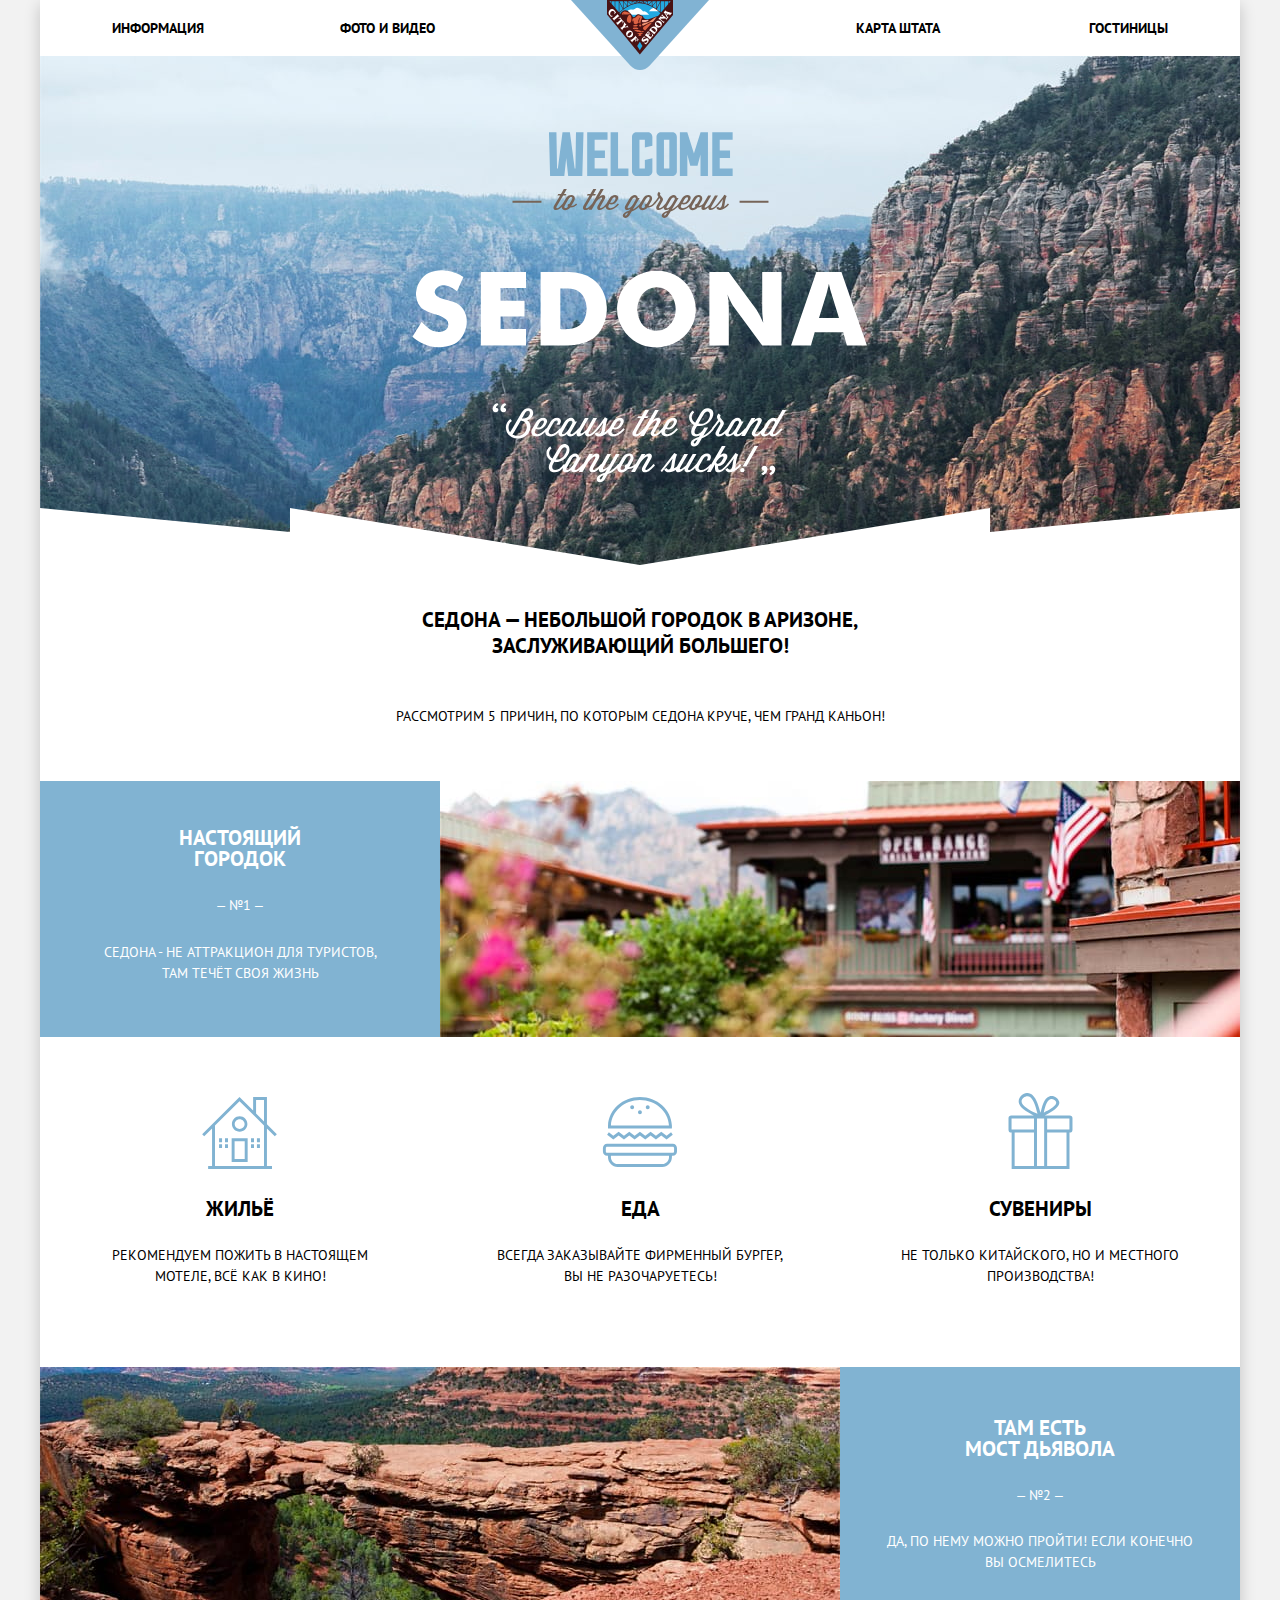
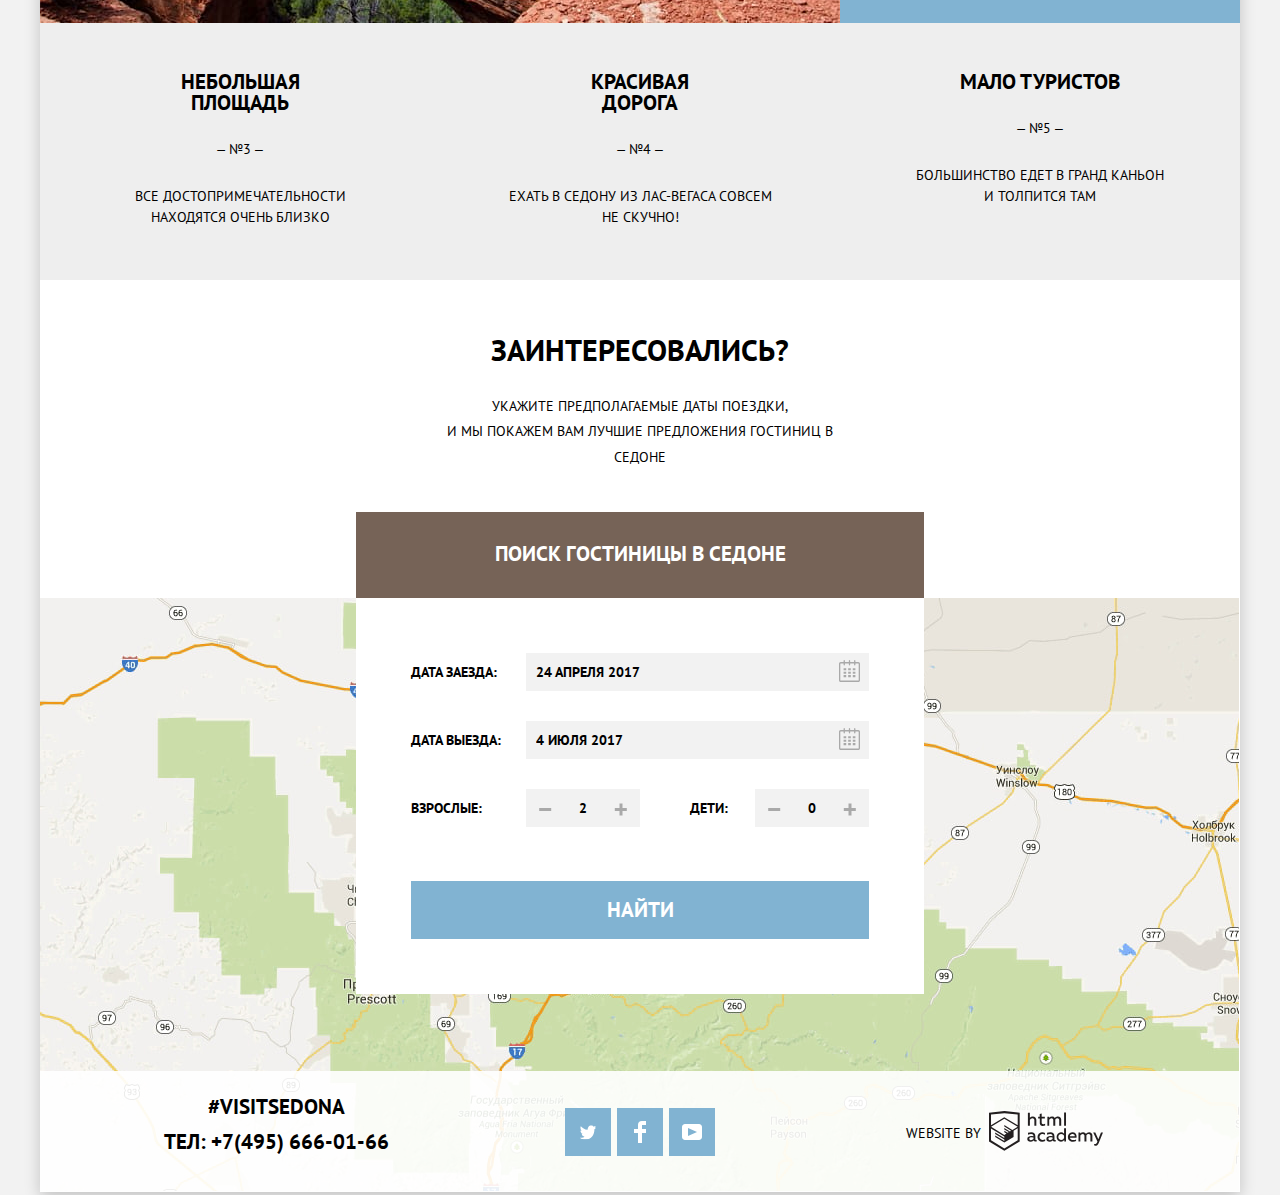
<file: index.html>
<!DOCTYPE html>
<html lang="ru">
    <head>
        <meta charset="utf-8">
        <title>Седона - городок в Аризоне</title>
        <link href="https://fonts.googleapis.com/css2?family=PT+Sans:wght@400;700&display=swap" rel="stylesheet">
        <link rel="stylesheet" type="text/css" href="css/normalize.min.css">
        <link rel="stylesheet" type="text/css" href="css/style.min.css">
    </head>
    <body>
        <div class="width-wrapper">
            <header>
                <nav class="main-nav">
                    <a class="main-nav__logo-link">
                        <svg class="main-nav__logo logo" width="138" height="70" aria-label="City of Sedona logo">
                            <use xlink:href="img/sprite.svg#logo"></use>
                        </svg>
                    </a>
                    <ul class="main-nav__menu">
                        <li class="main-nav__menu-item">
                            <a class="main-nav__menu-link" href="#">Информация</a>
                        </li>
                        <li class="main-nav__menu-item">
                            <a class="main-nav__menu-link" href="#">Фото и видео</a>
                        </li>
                        <li class="main-nav__menu-item">
                            <a class="main-nav__menu-link" href="#">Карта штата</a>
                        </li>
                        <li class="main-nav__menu-item">
                            <a class="main-nav__menu-link" href="hotels.html">Гостиницы</a>
                        </li>
                    </ul>
                </nav>
            </header>

            <main class="main-page-main">
                <section class="slogan">
                    <h1 class="slogan__header">Седона — небольшой городок в Аризоне, заслуживающий большего!</h1>
                    <div class="slogan-text">
                        <svg class="slogan-text__item">
                            <use xlink:href="img/sprite.svg#welcome_text-1" width="188" height="45" aria-label="Welcome"></use>
                        </svg>
                        <svg class="slogan-text__item">
                            <use xlink:href="img/sprite.svg#welcome_text-2" width="265" height="29" aria-label="to the gorgeous"></use>
                        </svg>
                        <svg class="slogan-text__item">
                            <use xlink:href="img/sprite.svg#welcome_text-3" width="456" height="213"></use>
                        </svg>
                        <h2 class="visuallyhidden">Sedona <br> "Because the Grand Canyon sucks!"</h2>
                        <svg class="slogan__bottom-shape">
                            <use xlink:href="img/sprite.svg#welcome-bottom_shape" width="1200" height="57"></use>
                        </svg>
                    </div>
                </section>
                <section class="features">
                    <h2 class="visuallyhidden">Преимущества</h2>
                    <p class="features-heading">Рассмотрим 5 причин, по которым Седона круче, чем Гранд Каньон!</p>
                    <ul class="features-list">
                        <li class="features-list__item features-list__item--special">
                            <div class="features-list__item-text">
                                <h3 class="features-list__title">Настоящий городок</h3>
                                <span class="features-list__number">&#8210; №1 &#8210;</span>
                                <p class="features-list__desc">Седона - не аттракцион для туристов, там течёт своя жизнь</p>
                            </div>
                            <picture class="features-list__img" >
                                <img class="features-list__img-file" src="img/feature-1.jpg" width="800" height="256" alt="Фото вида на домики городка">
                            </picture>
                            <ul class="features-list__sub-list">
                                <li class="features-list__sub-item">
                                    <svg class="features-list__svg">
                                        <use xlink:href="img/sprite.svg#house" width="75" height="72"></use>
                                    </svg>
                                    <h4 class="features-list__title">Жильё</h4>
                                    <p class="features-list__desc">Рекомендуем пожить в&nbsp;настоящем мотеле, всё&nbsp;как&nbsp;в&nbsp;кино!</p>
                                </li>
                                <li class="features-list__sub-item">
                                    <svg class="features-list__svg">
                                        <use xlink:href="img/sprite.svg#food" width="75" height="70"></use>
                                    </svg>
                                    <h4 class="features-list__title">Еда</h4>
                                    <p class="features-list__desc">Всегда заказывайте фирменный бургер, вы&nbsp;не&nbsp;разочаруетесь!</p>
                                </li>
                                <li class="features-list__sub-item">
                                    <svg class="features-list__svg">
                                        <use xlink:href="img/sprite.svg#souvenir" width="77" height="77"></use>
                                    </svg>
                                    <h4 class="features-list__title">Сувениры</h4>
                                    <p class="features-list__desc">Не&nbsp;только китайского, но&nbsp;и&nbsp;местного производства!</p>
                                </li>
                            </ul>
                        </li>
                        <li class="features-list__item features-list__item--special">
                            <div class="features-list__item-text">
                                <h3 class="features-list__title">Там есть Мост&nbsp;дьявола</h3>
                                <span class="features-list__number">&#8210; №2 &#8210;</span>
                                <p class="features-list__desc">Да, по&nbsp;нему можно пройти! Если конечно вы&nbsp;осмелитесь</p>
                            </div>
                            <picture class="features-list__img" >
                                <img class="features-list__img-file" src="img/feature-2.jpg" width="800" height="256" alt="Фото места каньона, которое называется Мостом Дьявола">
                            </picture>
                        </li>
                        <li class="features-list__item features-list__item-text">
                            <h3 class="features-list__title">Небольшая площадь</h3>
                            <span class="features-list__number">&#8210; №3 &#8210;</span>
                            <p class="features-list__desc">Все достопримечательности находятся очень близко</p>
                        </li>
                        <li class="features-list__item features-list__item-text">
                            <h3 class="features-list__title">Красивая дорога</h3>
                            <span class="features-list__number">&#8210; №4 &#8210;</span>
                            <p class="features-list__desc">Ехать в&nbsp;Седону из&nbsp;Лас-вегаса совсем не&nbsp;скучно!</p>
                        </li>
                        <li class="features-list__item features-list__item-text">
                            <h3 class="features-list__title">Мало туристов</h3>
                            <span class="features-list__number">&#8210; №5 &#8210;</span>
                            <p class="features-list__desc">Большинство едет в&nbsp;гранд каньон и&nbsp;толпится там</p>
                        </li>
                    </ul>
                </section>
                <section class="hotel-search">
                    <div class="hotel-search__wrapper">
                        <h2 class="visuallyhidden">Поиск гостинницы</h2>
                        <span class="hotel-search__heading">Заинтересовались?</span>
                        <p class="hotel-search__desc">Укажите предполагаемые даты поездки, и&nbsp;мы&nbsp;покажем&nbsp;вам&nbsp;лучшие предложения гостиниц в Седоне</p>
                    </div>
                    <div class="hotel-search__form-wrapper">
                        <button class="hotel-search__button accent-color-button" type="button">Поиск гостиницы в Седоне</button>
                        <form class="hotel-search__form" action="https://echo.htmlacademy.ru/courses" method="get">
                            <!-- Adding class "hotel-search__form--hidden" to this form in JS hides the form-->
                            <fieldset class="hotel-search__date-inputs hotel-search__fieldset">
                                <legend class="visuallyhidden">Даты:</legend>
                                <p class="hotel-search__input-item hotel-search__input-item--big">
                                    <label class="hotel-search__label" for="arrival_date">Дата заезда:</label>
                                    <input class="hotel-search__input" id="arrival_date" name="arrival_date" type="text" placeholder="24 апреля 2017" required>
                                    <button class="hotel-search__date-button" type="button">
                                        <svg class="hotel-search__date-svg" width="21" height="23">
                                            <use xlink:href="img/sprite.svg#calendar"></use>
                                        </svg>
                                    </button>
                                </p>
                                <p class="hotel-search__input-item hotel-search__input-item--big">
                                    <label class="hotel-search__label" for="departure_date">Дата выезда:</label>
                                    <input class="hotel-search__input" id="departure_date" name="departure_date" type="text" placeholder="4 июля 2017" required>
                                    <button class="hotel-search__date-button" type="button">
                                        <svg class="hotel-search__date-svg" width="21" height="23">
                                            <use xlink:href="img/sprite.svg#calendar"></use>
                                        </svg>
                                    </button>
                                </p>
                            </fieldset>
                            <fieldset class="hotel-search__number-inputs hotel-search__fieldset">
                                <legend class="visuallyhidden">Количество гостей:</legend>
                                    <div class="hotel-search__number-items-container">
                                        <div class="hotel-search__input-item hotel-search__input-item--small">
                                            <label class="hotel-search__label" for="adults">Взрослые:</label>
                                            <div class="hotel-search__buttons-input-container">
                                                <button class="hotel-search__input-button hotel-search__input-button--minus" type="button">
                                                    <span class="visuallyhidden">-</span>
                                                </button>
                                                <input class="hotel-search__input" id="adults" type="number" min="1" name="adults" placeholder="2" required>
                                                <button class="hotel-search__input-button hotel-search__input-button--plus" type="button">
                                                    <span class="visuallyhidden">+</span>
                                                </button>
                                            </div>
                                        </div>
                                        <div class="hotel-search__input-item hotel-search__input-item--small">
                                            <label class="hotel-search__label" for="children">Дети:</label>
                                            <div class="hotel-search__buttons-input-container">
                                                <button class="hotel-search__input-button hotel-search__input-button--minus" type="button">
                                                    <span class="visuallyhidden">-</span>
                                                </button>
                                                <input class="hotel-search__input" id="children" type="number" min="0" name="children" placeholder="0">
                                                <button class="hotel-search__input-button hotel-search__input-button--plus" type="button">
                                                    <span class="visuallyhidden">+</span>
                                                </button>
                                            </div>
                                        </div>
                                    </div>
                            </fieldset>
                            <button class="hotel-search__form-button main-color-button" type="submit">Найти</button>
                        </form>
                    </div>
                </section>
                <section class="map">
                    <h2 class="visuallyhidden">Карта</h2>
                    <iframe src="https://www.google.com/maps/embed?pb=!1m18!1m12!1m3!1d551751.6374386121!2d-112.2278368829894!3d34.94094077530317!2m3!1f0!2f0!3f0!3m2!1i1024!2i768!4f13.1!3m3!1m2!1s0x872da132f942b00d%3A0x5548c523fa6c8efd!2z0KHQtdC00L7QvdCwLCDQkNGA0ZbQt9C-0L3QsCA4NjMzNiwg0KHQv9C-0LvRg9GH0LXQvdGWINCo0YLQsNGC0Lgg0JDQvNC10YDQuNC60Lg!5e0!3m2!1suk!2sua!4v1594335173641!5m2!1suk!2sua" width="1200" height="594" allowfullscreen="" aria-hidden="false" tabindex="0"></iframe>
                    <img class="map-img" src="img/map.jpg" width="1199" height="594" alt="Карта с маркером на городе Седона">
                </section>
            </main>
            <footer class="main-footer">
                <p class="footer-contacts">
                    <span class="footer-contacts__text">#visitsedona</span>
                    <span class="footer-contacts__tel">тел:
                        <a class="footer-contacts__tel-link" href="tel:+74956660166">+7(495) 666-01-66</a>
                    </span>
                </p>
                <ul class="socials-list">
                    <li class="socials-list__item">
                        <a class="socials-list__item-link main-color-button" href="#">
                            <span class="visuallyhidden">Наша страница в Твиттер</span>
                            <svg class="socials-list__item-svg" width="17" height="15">
                                <use xlink:href="img/sprite.svg#twitter"></use>
                            </svg>
                        </a>
                    </li>
                    <li class="socials-list__item">
                        <a class="socials-list__item-link main-color-button" href="#">
                            <span class="visuallyhidden">Наша страница в Фейсбук</span>
                            <svg class="socials-list__item-svg" width="12" height="22">
                                <use xlink:href="img/sprite.svg#fb"></use>
                            </svg>
                        </a>
                    </li>
                    <li class="socials-list__item">
                        <a class="socials-list__item-link main-color-button" href="#">
                            <span class="visuallyhidden">Наша страница в Ютуб</span>
                            <svg class="socials-list__item-svg" width="20" height="16">
                                <use xlink:href="img/sprite.svg#youtube"></use>
                            </svg>
                        </a>
                    </li>
                </ul>
                <div class="footer-copyright">
                    <span class="footer-copyright__text">Website by</span>
                    <a class="footer-copyrightlink" href="https://htmlacademy.ru/intensive/htmlcss">
                        <svg class="footer-copyright__svg" width="114" height="40">
                            <use xlink:href="img/sprite.svg#copyright_logo"></use>
                        </svg>
                    </a>
                </div>
            </footer>
        </div>
        <script src="js/script.min.js"></script>
    </body>
</html>
</file>
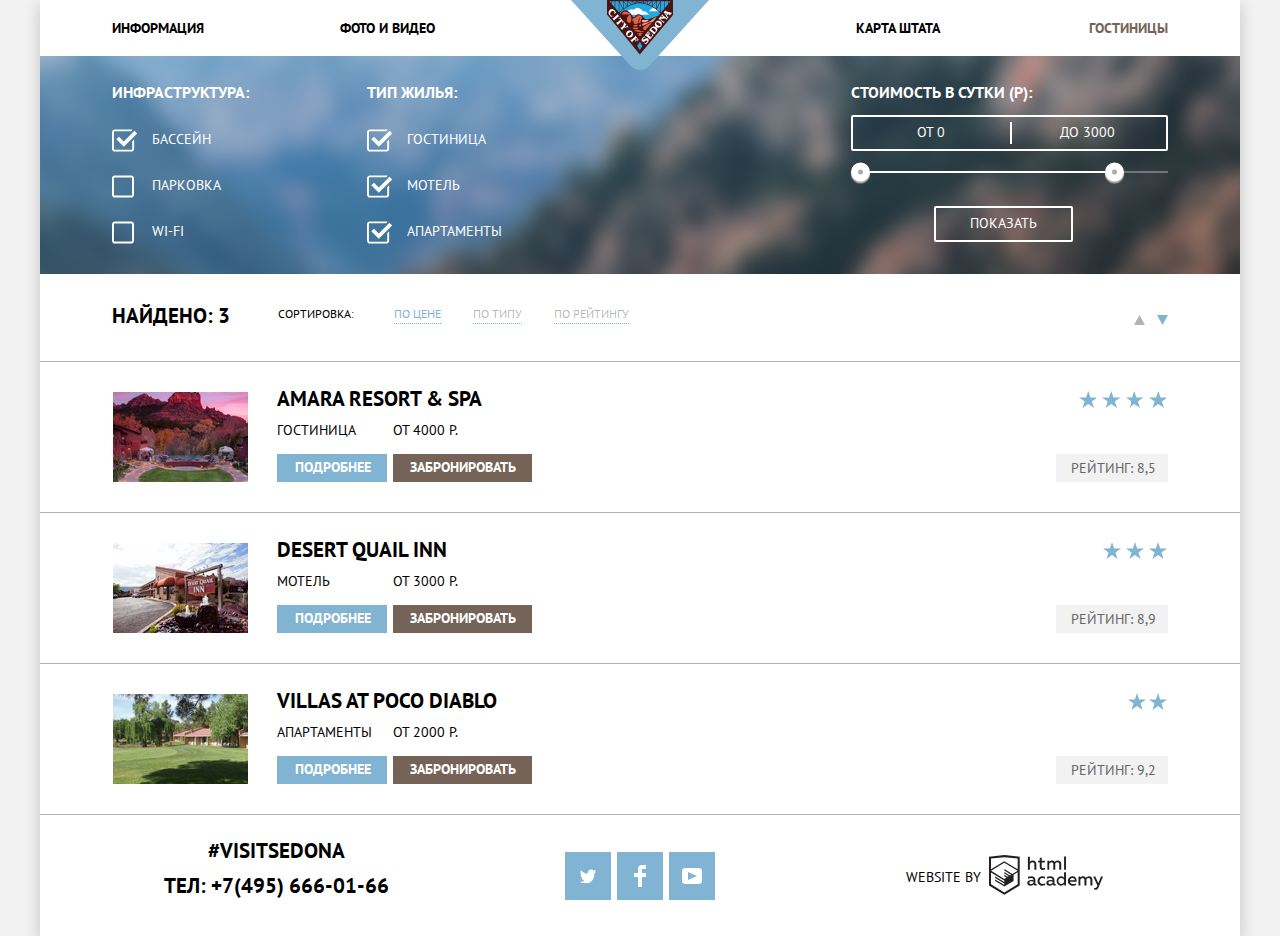
<file: hotels.html>
<!DOCTYPE html>
<html lang="ru">
    <head>
        <meta charset="utf-8">
        <title>Седона - городок в Аризоне</title>
        <link href="https://fonts.googleapis.com/css2?family=PT+Sans:wght@400;700&display=swap" rel="stylesheet">
        <link rel="stylesheet" type="text/css" href="css/normalize.min.css">
        <link rel="stylesheet" type="text/css" href="css/style.min.css">
    </head>
    <body>
        <div class="width-wrapper">
            <header>
                <nav class="main-nav">
                    <a href="index.html" class="main-nav__logo-link">
                        <svg class="main-nav__logo logo" width="138" height="70" aria-label="City of Sedona logo">
                            <use xlink:href="img/sprite.svg#logo"></use>
                        </svg>
                    </a>
                    <ul class="main-nav__menu">
                        <li class="main-nav__menu-item">
                            <a class="main-nav__menu-link" href="#">Информация</a>
                        </li>
                        <li class="main-nav__menu-item">
                            <a class="main-nav__menu-link" href="#">Фото и видео</a>
                        </li>
                        <li class="main-nav__menu-item">
                            <a class="main-nav__menu-link" href="#">Карта штата</a>
                        </li>
                        <li class="main-nav__menu-item">
                            <a class="main-nav__menu-link main-nav__menu-link--current" href="#">Гостиницы</a>
                        </li>
                    </ul>
                </nav>
            </header>

            <main>
                <h1 class="visuallyhidden">Поиск гостиницы</h1>
                <section class="filters">
                    <h2 class="visuallyhidden">Фильтры</h2>
                    <form class="filters-wrapper" action="https://echo.htmlacademy.ru/courses" method="get">
                        <fieldset class="filters-group filters__fieldset">
                            <legend class="filters-group__legend">Инфраструктура:</legend>
                            <p class="filters-group__item">
                                <input class="filters-group__input visuallyhidden" id="pool-id" type="checkbox" name="pool" checked>
                                <label class="filters-group__label" for="pool-id">Бассейн</label>
                            </p>
                            <p class="filters-group__item">
                                <input class="filters-group__input visuallyhidden" id="parking-id" type="checkbox" name="parking">
                                <label class="filters-group__label" for="parking-id">Парковка</label>
                            </p>
                            <p class="filters-group__item">
                                <input class="filters-group__input visuallyhidden" id="wifi-id" type="checkbox" name="wifi">
                                <label class="filters-group__label" for="wifi-id">Wi-Fi</label>
                            </p>
                        </fieldset>
                        <fieldset class="filters-group filters__fieldset">
                            <legend class="filters-group__legend">Тип жилья:</legend>
                            <p class="filters-group__item">
                                <input class="filters-group__input visuallyhidden" id="hotel-id" type="checkbox" name="hotel" checked>
                                <label class="filters-group__label" for="hotel-id">Гостиница</label>
                            </p>
                            <p class="filters-group__item">
                                <input class="filters-group__input visuallyhidden" id="motel-id" type="checkbox" name="motel" checked>
                                <label class="filters-group__label" for="motel-id">Мотель</label>
                            </p>
                            <p class="filters-group__item">
                                <input class="filters-group__input visuallyhidden" id="apartments-id" type="checkbox" name="apartments" checked>
                                <label class="filters-group__label" for="apartments-id">Апартаменты</label>
                            </p>
                        </fieldset>
                        <div class="filters-group__price-button-container"> 
                            <fieldset class="filters-group__price filters__fieldset">
                                <legend class="filters-group__legend">Стоимость в сутки (р):</legend>
                                <p class="filters-group__min-max">
                                    <span class="filters-group__min">От <output name="min-price">0</output></span>
                                    <span class="filters-group__max">До <output name="min-price">3000</output></span>
                                </p>
                                <div class="price-controls">
                                    <div class="price-controls__scale">
                                        <div class="price-controls__bar"></div>
                                    </div>
                                    <button class="price-controls__toggle toggle-min" type="button" aria-label="Кнопка ползунка регулирующая минимальную цену">
                                        <span class="visuallyhidden">Цена от</span>
                                    </button>
                                    <button class="price-controls__toggle toggle-max" type="button" aria-label="Кнопка ползунка регулирующая максимальную цену">
                                        <span class="visuallyhidden">Цена до</span>
                                    </button>
                                </div>
                            </fieldset>
                            <button class="filters__button" type="submit">Показать</button>
                        </div>
                    </form>
                </section>
                <section class="sorting">
                    <h2 class="sorting-heading">Сортировка:</h2>
                    <span class="sorting-quantity">Найдено: 3</span>
                    <ul class="sort-list">
                        <li class="sort-list__item">
                            <a class="sort-list__link sort-list__link--active" href="#">По цене</a>
                        </li>
                        <li class="sort-list__item">
                            <a class="sort-list__link" href="#">По типу</a>
                        </li>
                        <li class="sort-list__item">
                            <a class="sort-list__link" href="#">По рейтингу</a>
                        </li>
                    </ul>
                    <ul class="range-list">
                        <li class="range-list__item">
                            <a class="range-list__link" href="#" aria-label="От меньшего к большему">
                                <svg class="range-list__arrow" width="11" height="10">
                                    <use xlink:href="img/sprite.svg#icon-up-dir"></use>
                                </svg>
                            </a>
                        </li>
                        <li class="range-list__item">
                            <a class="range-list__link range-list__link--active" href="#" aria-label="От большего к меньшему">
                                <svg class="range-list__arrow" width="11" height="10">
                                    <use xlink:href="img/sprite.svg#icon-down-dir"></use>
                                </svg>
                            </a>
                        </li>
                    </ul>
                </section>
                <section class="hotels">
                    <h2 class="visuallyhidden">Список отелей</h2>
                    <ul class="hotels-list">
                        <li class="hotels-list__item">
                            <a class="hotels-list__img-link" href="#">
                                <img class="hotels-list__img" src="img/hotel-photo-1.jpg" width="135" height="90" alt="Фотография отеля Amara Resort & Spa">
                            </a>
                            <div class="hotels-list__item-description-container">
                                <a class="hotels-list__item-name-link" href="#">
                                    <h3 class="hotels-list__item-name">Amara Resort & Spa</h3>
                                </a>
                                <span class="hotels-list__item-description">Гостиница</span>
                                <span class="hotels-list__item-price">от 4000 р.</span>
                                <a class="hotels-list__item-link main-color-button" href="#">Подробнее</a>
                                <a class="hotels-list__item-button accent-color-button" href="#">Забронировать</a>
                            </div>
                            <div class="hotels-list__item-sidebar">
                                <div class="hotels-list__stars hotels-list__stars-4">
                                    <span class="visuallyhidden">4 звезды</span>
                                </div>
                                <span class="hotels-list__item-rating">Рейтинг: 8,5</span>
                            </div>
                        </li>
                        <li class="hotels-list__item">
                            <a class="hotels-list__img-link" href="#">
                                <img class="hotels-list__img" src="img/hotel-photo-2.jpg" width="135" height="90" alt="Фотография отеля Desert Quail Inn">
                            </a>
                            <div class="hotels-list__item-description-container">
                                <a class="hotels-list__item-name-link" href="#">
                                    <h3 class="hotels-list__item-name">Desert Quail Inn</h3>
                                </a>
                                <span class="hotels-list__item-description">Мотель</span>
                                <span class="hotels-list__item-price">от 3000 р.</span>
                                <a class="hotels-list__item-link main-color-button" href="#">Подробнее</a>
                                <a class="hotels-list__item-button accent-color-button" href="#">Забронировать</a>
                            </div>
                            <div class="hotels-list__item-sidebar">
                                <div class="hotels-list__stars hotels-list__stars-3">
                                    <span class="visuallyhidden">3 звезды</span>
                                </div>
                                <span class="hotels-list__item-rating">Рейтинг: 8,9</span>
                            </div>
                        </li>
                        <li class="hotels-list__item">
                            <a class="hotels-list__img-link" href="#">
                                <img class="hotels-list__img" src="img/hotel-photo-3.jpg" width="135" height="90" alt="Фотография отеля Villas at Poco Diablo">
                            </a>
                            <div class="hotels-list__item-description-container">
                                <a class="hotels-list__item-name-link" href="#">
                                    <h3 class="hotels-list__item-name">Villas at Poco Diablo</h3>
                                </a>
                                <span class="hotels-list__item-description">Апартаменты</span>
                                <span class="hotels-list__item-price">от 2000 р.</span>
                                <a class="hotels-list__item-link main-color-button" href="#">Подробнее</a>
                                <a class="hotels-list__item-button accent-color-button" href="#">Забронировать</a>
                            </div>
                            <div class="hotels-list__item-sidebar">
                                <div class="hotels-list__stars hotels-list__stars-2">
                                    <span class="visuallyhidden">2 звезды</span>
                                </div>
                                <span class="hotels-list__item-rating">Рейтинг: 9,2</span>
                            </div>
                        </li>
                    </ul>

                </section>
            </main>
            <footer class="main-footer">
                <p class="footer-contacts">
                    <span class="footer-contacts__text">#visitsedona</span>
                    <span class="footer-contacts__tel">тел:
                        <a class="footer-contacts__tel-link" href="tel:+74956660166">+7(495) 666-01-66</a>
                    </span>
                </p>
                <ul class="socials-list">
                    <li class="socials-list__item">
                        <a class="socials-list__item-link main-color-button" href="#">
                            <span class="visuallyhidden">Наша страница в Твиттер</span>
                            <svg class="socials-list__item-svg" width="17" height="15">
                                <use xlink:href="img/sprite.svg#twitter"></use>
                            </svg>
                        </a>
                    </li>
                    <li class="socials-list__item">
                        <a class="socials-list__item-link main-color-button" href="#">
                            <span class="visuallyhidden">Наша страница в Фейсбук</span>
                            <svg class="socials-list__item-svg" width="12" height="22">
                                <use xlink:href="img/sprite.svg#fb"></use>
                            </svg>
                        </a>
                    </li>
                    <li class="socials-list__item">
                        <a class="socials-list__item-link main-color-button" href="#">
                            <span class="visuallyhidden">Наша страница в Ютуб</span>
                            <svg class="socials-list__item-svg" width="20" height="16">
                                <use xlink:href="img/sprite.svg#youtube"></use>
                            </svg>
                        </a>
                    </li>
                </ul>
                <div class="footer-copyright">
                    <span class="footer-copyright__text">Website by</span>
                    <a class="footer-copyrightlink" href="https://htmlacademy.ru/intensive/htmlcss">
                        <svg class="footer-copyright__svg" width="114" height="40">
                            <use xlink:href="img/sprite.svg#copyright_logo"></use>
                        </svg>
                    </a>
                </div>
            </footer>
        </div>
    </body>
</html>
</file>
<file: css/style.min.css>
@-webkit-keyframes down{0%{transform:translateY(-100%)}to{transform:translateY(0)}}@keyframes down{0%{transform:translateY(-100%)}to{transform:translateY(0)}}@-webkit-keyframes up{0%{transform:translateY(0)}to{transform:translateY(-100%);display:none}}@keyframes up{0%{transform:translateY(0)}to{transform:translateY(-100%);display:none}}@-webkit-keyframes shake{0%,to{transform:translateX(0)}10%,30%,50%,70%,90%{transform:translateX(-10px)}20%,40%,60%,80%{transform:translateX(10px)}}@keyframes shake{0%,to{transform:translateX(0)}10%,30%,50%,70%,90%{transform:translateX(-10px)}20%,40%,60%,80%{transform:translateX(10px)}}:root{--main-backgound-color: #ffffff;--main-backgound-color-opacity09: rgba(255, 255, 255, 0.9);--additional-background-color: #EEEEEE;--background-around: #F2F2F2;--dark-text-color: #000000;--semi-dark-text-color: #333333;--medium-text-color: #666666;--semi-light-text-color: rgba(0, 0, 0, 0.3);--light-text-color: #ffffff;--light-text-color-opacity03: rgba(255, 255, 255, 0.3);--site-main-color: #81B3D2;--site-main-color-medium: #669EC0;--site-main-color-dark: #5496BD;--site-accent-color: #766357;--site-accent-color-medium: #604E43;--site-accent-color-dark: #503E33;--searchform-icons-fill-color: #A9A9A9;--inputs-background-color: #F2F2F2;--inputs-hover-background-color: #EBEBEB;--copyright-icon-fill-color: #231F20;--copyright-icon-fill-color-active: #BDBBBC;--price-filter-controls-color: #ABABAB;--body-shadow: rgba(0, 1, 1, 0.2);--background-main-image-color: #284C6C;--background-features-image1-color: #9F8075;--background-map-color: #CBDDA9
}*{box-sizing:border-box}body{position:relative;min-width:1280px;margin:0;padding:0;font-family:"PT Sans","Arial",sans-serif;font-size:14px;font-weight:400;line-height:1.2;text-transform:uppercase;-webkit-font-smoothing:antialiased;color:var(--dark-text-color);background-color:var(--background-around)}img{max-width:100%;height:auto}html{height:100%}.width-wrapper{width:1200px;min-height:100vh;margin:0 auto;position:relative;display:grid;grid-template-rows:-webkit-min-content 1fr -webkit-min-content;grid-template-rows:min-content 1fr min-content;align-content:start;background-color:var(--main-backgound-color);box-shadow:0 5px 15px var(--body-shadow)}.visuallyhidden{position:absolute;width:1px;height:1px;margin:-1px;border:0;padding:0;white-space:nowrap;-webkit-clip-path:inset(100%);clip-path:inset(100%);clip:rect(0 0 0 0);overflow:hidden}.accent-color-button{color:var(--light-text-color);background-color:var(--site-accent-color)}.accent-color-button:focus,.accent-color-button:hover{background-color:var(--site-accent-color-medium);color:var(--light-text-color)}.accent-color-button:active{color:var(--light-text-color-opacity03);background-color:var(--site-accent-color-dark)}.main-color-button{color:var(--light-text-color);background-color:var(--site-main-color)}.main-color-button:focus,.main-color-button:hover{color:var(--light-text-color);background-color:var(--site-main-color-medium)}.main-color-button:active{color:var(--light-text-color-opacity03);background-color:var(--site-main-color-dark)}.main-nav{min-height:56px}.main-nav__logo-link{position:absolute;top:0;left:50%;transform:translateX(-50%);z-index:10}.main-nav__menu{display:flex;flex-wrap:wrap;list-style:none;padding:15px 0;margin:0 auto}.main-nav__menu-item{width:25%}.main-nav__menu-item:nth-child(-n+2){text-align:left}.main-nav__menu-item:nth-last-child(-n+2){text-align:right}.main-nav__menu-item:first-child .main-nav__menu-link{padding-left:72px;padding-right:10px}.main-nav__menu-item:nth-child(2) .main-nav__menu-link{padding-right:56px}.main-nav__menu-item:nth-child(3) .main-nav__menu-link{padding-left:56px}.main-nav__menu-item:last-child .main-nav__menu-link{padding-right:72px;padding-left:10px}.main-nav__menu-link{text-decoration:none;font-size:14px;line-height:1.86;font-weight:700;color:var(--dark-text-color);display:block}.main-nav__menu-link:focus,.main-nav__menu-link:hover{color:var(--site-main-color)}.main-nav__menu-link:active{color:var(--semi-light-text-color)}.main-nav__menu-link--current{color:var(--site-accent-color)}.slogan{display:flex;flex-direction:column;margin-bottom:35px}.slogan__header{order:2;margin:42px auto 14px;width:470px;font-size:21px;font-weight:700;line-height:1.24;text-align:center}.slogan-text{margin:0;position:relative;background-image:url(../img/background-photo.jpg);background-color:var(--background-main-image-color);background-size:1200px 509px;min-height:509px;display:flex;flex-direction:column;align-items:center}.slogan__bottom-shape{position:absolute;width:1200px;height:57px;fill:var(--main-backgound-color);bottom:0;left:0;z-index:1}.slogan-text__item:nth-child(1){width:188px;height:45px;margin-top:76px;margin-bottom:12px}.slogan-text__item:nth-child(2){width:265px;height:29px;margin-bottom:52px}.slogan-text__item:nth-child(3){width:456px;height:213px}.features{position:relative;z-index:10}.features-heading{text-align:center;margin:0 0 56px}.features-list{display:grid;grid-template-columns:repeat(3,1fr);list-style:none;margin:0;padding:0}.features-list__item{text-align:center;background-color:var(--additional-background-color)}.features-list__item--special{grid-column:1/4;display:grid;grid-template-columns:repeat(3,1fr)}.features-list__item--special .features-list__item-text{background-color:var(--site-main-color);color:var(--light-text-color)}.features-list__item--special:nth-child(odd) .features-list__img{grid-column:2/4}.features-list__item--special:nth-child(even) .features-list__img{grid-column:1/3;order:-1}.features-list__img{width:800px;height:256px}.features-list__img-file{-o-object-fit:cover;object-fit:cover;background-color:var(--background-features-image1-color);display:block}.features-list__sub-list{list-style:none;text-align:center;background-color:var(--main-backgound-color);margin:0;padding:0;grid-column:1/4;display:grid;grid-template-columns:repeat(3,1fr)}.features-list__item-text{padding:48px 58px 52px}.features-list__item--special:nth-child(odd) .features-list__item-text{padding:46px 50px}.features-list__item--special:nth-child(even) .features-list__item-text{padding:50px 46px}.features-list__sub-item{padding:50px 50px 80px}.features-list__svg{height:77px;width:77px;margin:10px auto 20px}.features-list__sub-item:nth-child(3) .features-list__svg{margin-top:5px;margin-bottom:25px}.features-list__title{font-size:21px;font-weight:700;line-height:1;width:160px;margin:0 auto 28px}.features-list__number{margin-bottom:28px;display:block}.features-list__sub-item .features-list__title{margin-bottom:26px}.features-list__desc{margin:0;line-height:1.5}.hotel-search__wrapper{background-color:var(--main-backgound-color);z-index:10;position:relative;padding-top:58px;padding-bottom:42px}.hotel-search__heading{font-size:30px;line-height:.8;font-weight:700;text-align:center;display:block;max-width:50%;margin:0 auto 32px}.hotel-search__desc{margin:0 auto;text-align:center;max-width:440px;line-height:1.8}.hotel-search__form-wrapper{position:relative;margin:0 auto;max-width:70%;width:-webkit-fit-content;width:-moz-fit-content;width:fit-content}.hotel-search__button{display:block;margin:0 auto;padding:30px 130px 32px;width:-webkit-fit-content;width:-moz-fit-content;width:fit-content;min-width:568px;max-width:100%;text-decoration:none;font-size:21px;text-transform:uppercase;border:0;font-weight:700;text-align:center;color:var(--light-text-color);background-color:var(--site-accent-color);cursor:pointer;z-index:3;position:sticky;transition:all .1s}.hotel-search__form{width:100%;min-width:568px;padding:55px;position:absolute;z-index:2;background-color:var(--light-text-color);-webkit-animation:down .5s;animation:down .5s}.hotel-search__form--hidden{-webkit-animation:up .5s;animation:up .5s;animation-fill-mode:forwards}.hotel-search__fieldset{border:0;padding:0;margin:0}.hotel-search__input-item{margin:0;position:relative}.hotel-search__label{font-size:14px;font-weight:700;line-height:1.86}.hotel-search__input{height:38px;border:0;padding:0;width:100%;background-color:var(--inputs-background-color);border-radius:0}.hotel-search__input--error{animation:shake .5s}.hotel-search__input:hover{background-color:var(--inputs-hover-background-color)}.hotel-search__input:focus{background-color:var(--light-text-color);box-shadow:inset 0 0 0 2px var(--inputs-hover-background-color);outline:0}.hotel-search__input[type=number]::-webkit-inner-spin-button,.hotel-search__input[type=number]::-webkit-outer-spin-button{-webkit-appearance:none;margin:0}.hotel-search__input[type=number]{-moz-appearance:textfield}.hotel-search__input[placeholder]{padding-left:10px;padding-right:10px;text-overflow:ellipsis;font-weight:700;font-size:14px;line-height:1.86;text-transform:uppercase}.hotel-search__input::-webkit-input-placeholder{color:var(--dark-text-color)}.hotel-search__input::-moz-placeholder{color:var(--dark-text-color)}.hotel-search__input-item--big{display:grid;grid-template-columns:1fr 3fr;margin-bottom:30px;align-items:center}.hotel-search__date-button{position:absolute;right:3px;border:0;cursor:pointer;padding:6px;background-color:transparent}.hotel-search__date-button .hotel-search__date-svg{fill:var(--searchform-icons-fill-color)}.hotel-search__date-button:focus .hotel-search__date-svg,.hotel-search__date-button:hover .hotel-search__date-svg{fill:var(--dark-text-color)}.hotel-search__date-button:active .hotel-search__date-svg{fill:var(--site-main-color)}.hotel-search__number-inputs{margin-bottom:54px}.hotel-search__number-items-container{display:flex;flex-direction:row}.hotel-search__buttons-input-container{position:relative}.hotel-search__input-item--small{width:50%;display:flex;flex-direction:row;justify-content:space-between;align-items:center}.hotel-search__input-item--small .hotel-search__buttons-input-container,.hotel-search__input-item--small .hotel-search__label{width:50%}.hotel-search__input-item--small:nth-child(even) .hotel-search__label{padding-left:50px}.hotel-search__input-item--small .hotel-search__input[placeholder]{text-align:center;padding-left:30px;padding-right:30px}.hotel-search__input-button{position:absolute;right:0;cursor:pointer;padding:19px;background-color:transparent;top:0;border:0}.hotel-search__input-button--minus{left:0}.hotel-search__input-button::before{position:absolute;content:" ";width:12px;height:3px;background-color:var(--searchform-icons-fill-color);right:0;transform:translateX(-110%)}.hotel-search__input-button--minus::before{left:0;transform:translateX(110%)}.hotel-search__input-button--plus::after{position:absolute;content:" ";width:12px;height:3px;background-color:var(--searchform-icons-fill-color);right:0;top:0;transform:rotate(90deg) translateY(13px) translateX(19px)}.hotel-search__input-button:focus::after,.hotel-search__input-button:focus::before,.hotel-search__input-button:hover::after,.hotel-search__input-button:hover::before{background-color:var(--dark-text-color)}.hotel-search__form-button,.hotel-search__input-button:active::after,.hotel-search__input-button:active::before{background-color:var(--site-main-color)}.hotel-search__form-button{width:100%;border:0;color:var(--light-text-color);text-transform:uppercase;font-size:21px;font-weight:700;line-height:1.24;padding:16px;cursor:pointer}.map,.map iframe{position:relative;height:594px;width:1200px}.map-img{z-index:-1;-o-object-fit:cover;object-fit:cover;background-color:var(--background-map-color)}.map iframe{position:absolute;z-index:0;border:0}.main-footer{display:grid;grid-template-columns:repeat(3,1fr);align-items:start;text-align:center;padding:18px 54px 32px}.main-page-main+.main-footer{position:absolute;width:100%;bottom:0;background-color:var(--main-backgound-color-opacity09)}.footer-contacts{display:flex;flex-direction:column;font-size:21px;line-height:1.7;font-weight:700;margin:0}.footer-contacts__tel-link{color:var(--dark-text-color);text-decoration:none}.socials-list{list-style:none;display:flex;flex-wrap:wrap;padding:0;margin:16px auto 0}.socials-list__item-link{display:block;width:46px;height:48px;margin:3px;background-color:var(--site-main-color);position:relative}.socials-list__item-svg{top:50%;left:50%;position:absolute;transform:translateY(-50%) translateX(-50%);fill:var(--light-text-color)}.socials-list__item-link:active .socials-list__item-svg{fill:var(--light-text-color-opacity03)}.footer-copyright{display:flex;flex-direction:row;flex-wrap:wrap;justify-content:center;align-items:center;align-self:end;margin-bottom:5px}.footer-copyright__text{display:block;margin-right:8px}.footer-copyrightlink .footer-copyright__svg{fill:var(--copyright-icon-fill-color)}.footer-copyrightlink:focus .footer-copyright__svg,.footer-copyrightlink:hover .footer-copyright__svg{fill:var(--site-main-color)}.footer-copyrightlink:active .footer-copyright__svg{fill:var(--copyright-icon-fill-color-active)}.filters{background-image:url(../img/background-photo.jpg);background-color:var(--background-main-image-color);background-position-y:70%;color:var(--light-text-color);position:relative;overflow:hidden;margin:0;z-index:0}.filters-wrapper{display:flex;flex-wrap:wrap;padding:26px 72px 7px}.filters-wrapper::before{content:" ";position:absolute;left:-20px;right:0;top:-20px;bottom:0;z-index:-1;background:url(../img/background-photo.jpg);background-repeat:no-repeat;background-size:cover;background-position-y:70%;-webkit-filter:blur(10px);filter:blur(10px);width:120%;height:120%}.filters__fieldset{border:0;margin:0;padding:0}.filters-group{padding-right:118px;z-index:0;max-width:30%}.filter__price-button-container{justify-self:end}.filters-group__legend{font-size:16px;line-height:1.31;font-weight:700;margin-bottom:26px}.filters-group__item{position:relative;margin:0 0 25px}.filters-group__input+.filters-group__label::before{position:absolute;content:" ";width:27px;height:23px;left:0;top:0;background-image:url(../img/checkbox-off.svg);background-size:22px 23px;background-repeat:no-repeat;opacity:1}.filters-group__input:focus+.filters-group__label::before{outline-color:var(--searchform-icons-fill-color);outline-style:auto;outline-width:1px}.filters-group__input:disabled+.filters-group__label::before{opacity:.3}.filters-group__input:checked+.filters-group__label::before{position:absolute;content:" ";width:27px;height:23px;left:0;top:0;background-image:url(../img/checkbox-on.svg);background-size:26px 23px;background-repeat:no-repeat;opacity:1}.filters-group__input:checked:disabled+.filters-group__label::before{opacity:.3}.filters-group__label{font-size:14px;line-height:1.5;padding-left:40px}.filters-group__price-button-container{margin-left:auto}.filters-group__price{margin-bottom:33px;z-index:0}.filters-group__price .filters-group__legend{margin-bottom:12px}.filters-group__min-max{border:2px solid var(--light-text-color);border-radius:2px;padding:5px 0 6px;display:flex;justify-content:space-between;min-width:317px;width:auto;margin:0 0 20px}.filters-group__max,.filters-group__min{width:50%;white-space:nowrap;text-align:center;line-height:1.5;position:relative}.filters-group__min::after{content:" ";position:absolute;background-color:var(--light-text-color);width:2px;height:22px;right:0;transform:translateX(100%)}.price-controls{position:relative}.price-controls__scale{height:2px;width:auto;background-color:var(--light-text-color-opacity03)}.price-controls__bar{background-color:var(--light-text-color);height:100%;width:auto;margin-right:20%}.price-controls__toggle{position:absolute;padding:0;left:0;top:0;width:19px;height:19px;border:7px solid var(--light-text-color);background-color:var(--price-filter-controls-color);border-radius:50%;box-shadow:0 2px 1px 0 var(--price-filter-controls-color);cursor:pointer;transform:translateY(-45%)}.price-controls .toggle-min{left:0}.price-controls .toggle-max{left:80%}.price-controls__toggle:focus,.price-controls__toggle:hover{width:23px;height:23px;border:9px solid var(--light-text-color);transform:translateY(-50%) translateX(-2px)}.filters__button{background-color:transparent;color:var(--light-text-color);font-size:14px;line-height:1.5;text-align:center;text-transform:uppercase;border:2px solid var(--light-text-color);border-radius:2px;padding:5px 34px 6px;margin:0 auto;display:block;cursor:pointer;transform:translateX(-6px)}.filters__button:active,.filters__button:focus,.filters__button:hover{background-color:var(--light-text-color);color:var(--dark-text-color)}.sorting{padding:28px 72px 15px;display:flex}.sorting-heading{font-size:12px;font-weight:400;line-height:1.4;margin:4px 40px 0 0}.sorting-quantity{order:-1;font-size:21px;font-weight:700;line-height:1.3;margin-right:48px;align-self:start;flex-shrink:1}.sort-list{list-style:none;display:flex;flex-wrap:wrap;padding:0;align-self:center;flex-grow:1;margin:4px 0 0}.sort-list__item{margin-right:32px;margin-bottom:22px}.sort-list__link{font-size:12px;display:block;font-weight:400;line-height:1.4;color:var(--semi-light-text-color);text-decoration:none;border-bottom:1px dotted var(--site-main-color)}.sort-list__link:focus,.sort-list__link:hover{color:var(--site-main-color)}.sort-list__link:active{text-decoration:none;color:var(--dark-text-color)}.sort-list__link--active{color:var(--site-main-color);text-decoration:none}.range-list{list-style:none;display:flex;padding:0;justify-content:flex-end;flex-shrink:3;margin:10px 0 0}.range-list__item{margin-left:12px}.range-list__link .range-list__arrow{fill:var(--semi-light-text-color)}.range-list__link:focus .range-list__arrow,.range-list__link:hover .range-list__arrow{fill:var(--dark-text-color)}.range-list__link--active .range-list__arrow,.range-list__link:active .range-list__arrow{fill:var(--site-main-color)}.range-list__link--active:focus .range-list__arrow,.range-list__link--active:hover .range-list__arrow{fill:var(--site-main-color)}.hotels-list{list-style:none;margin:0;padding:0}.hotels-list__item{margin:0;padding:24px 72px 30px 73px;display:flex;border-bottom:1px solid var(--semi-light-text-color)}.hotels-list__item:first-child{border-top:1px solid var(--semi-light-text-color)}.hotels-list__img-link{display:block;width:135px;height:90px;margin-right:29px;margin-top:6px;flex-shrink:0}.hotels-list__img{-o-object-fit:cover;object-fit:cover}.hotels-list__item-description-container{display:grid;grid-template-columns:-webkit-min-content auto;grid-template-columns:min-content auto;-moz-column-gap:6px;column-gap:6px;row-gap:9px;flex-grow:1}.hotels-list__item-sidebar{flex-shrink:0;display:flex;flex-direction:column;align-items:flex-end;justify-content:space-between;margin-top:5px;max-width:30%}.hotels-list__item-name-link{text-decoration:none;grid-column:1/3;color:var(--dark-text-color)}.hotels-list__item-name-link:focus,.hotels-list__item-name-link:hover{color:var(--site-main-color)}.hotels-list__item-name-link:active{color:var(--semi-light-text-color)}.hotels-list__item-name{margin:0;font-size:21px;line-height:1.24;font-weight:700}.hotels-list__item-description,.hotels-list__item-price{display:block;padding-bottom:6px}.hotels-list__item-button,.hotels-list__item-link{text-decoration:none;display:block;padding:3px 16px 3px 17px;font-weight:700;font-size:14px;line-height:1.5;justify-self:baseline;width:-webkit-min-content;width:-moz-min-content;width:min-content;text-align:center;min-width:110px}.hotels-list__stars{background-image:url(../img/star.svg);background-repeat:space repeat;height:17px}.hotels-list__stars-5{width:104px}.hotels-list__stars-4{width:89px}.hotels-list__stars-3{width:65px}.hotels-list__stars-2{width:40px}.hotels-list__stars-1{width:18px}.hotels-list__item-rating{background-color:var(--inputs-background-color);padding:6px 12px 5px 15px;color:var(--medium-text-color)}
</file>
